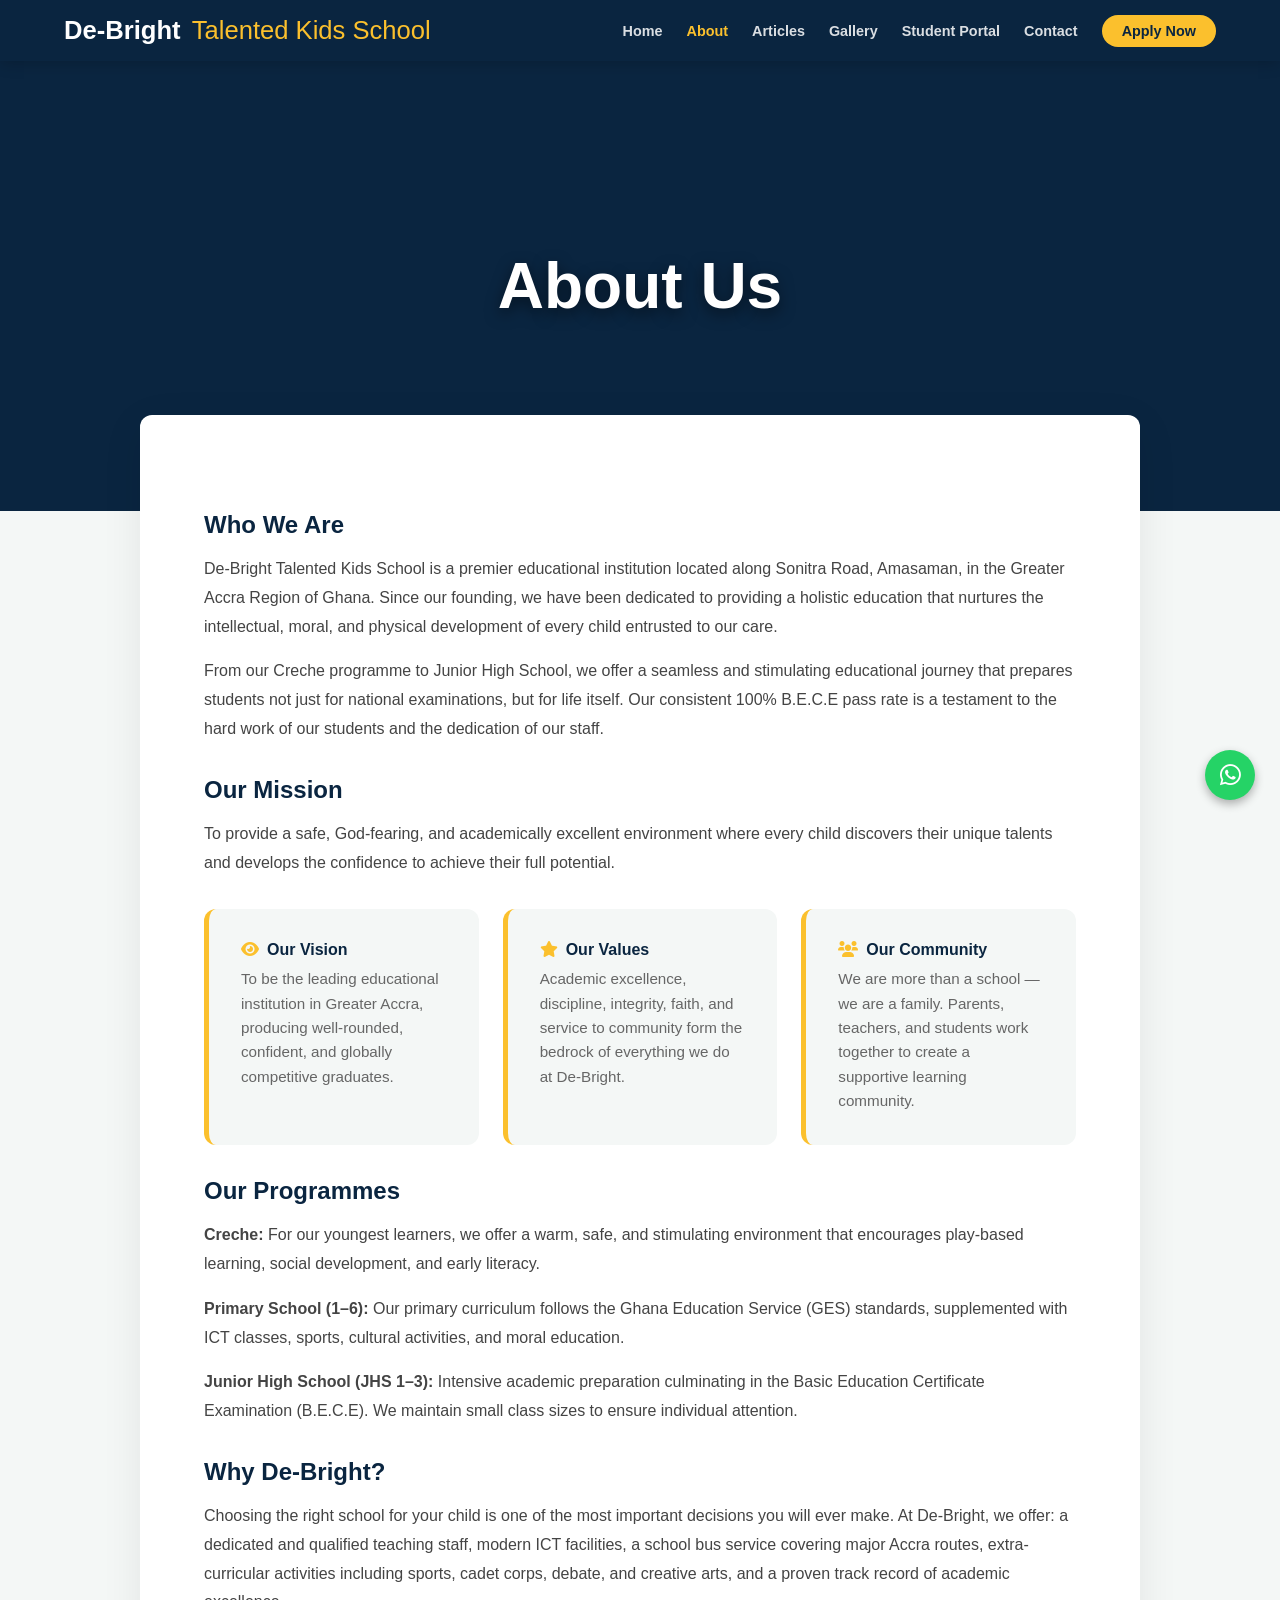
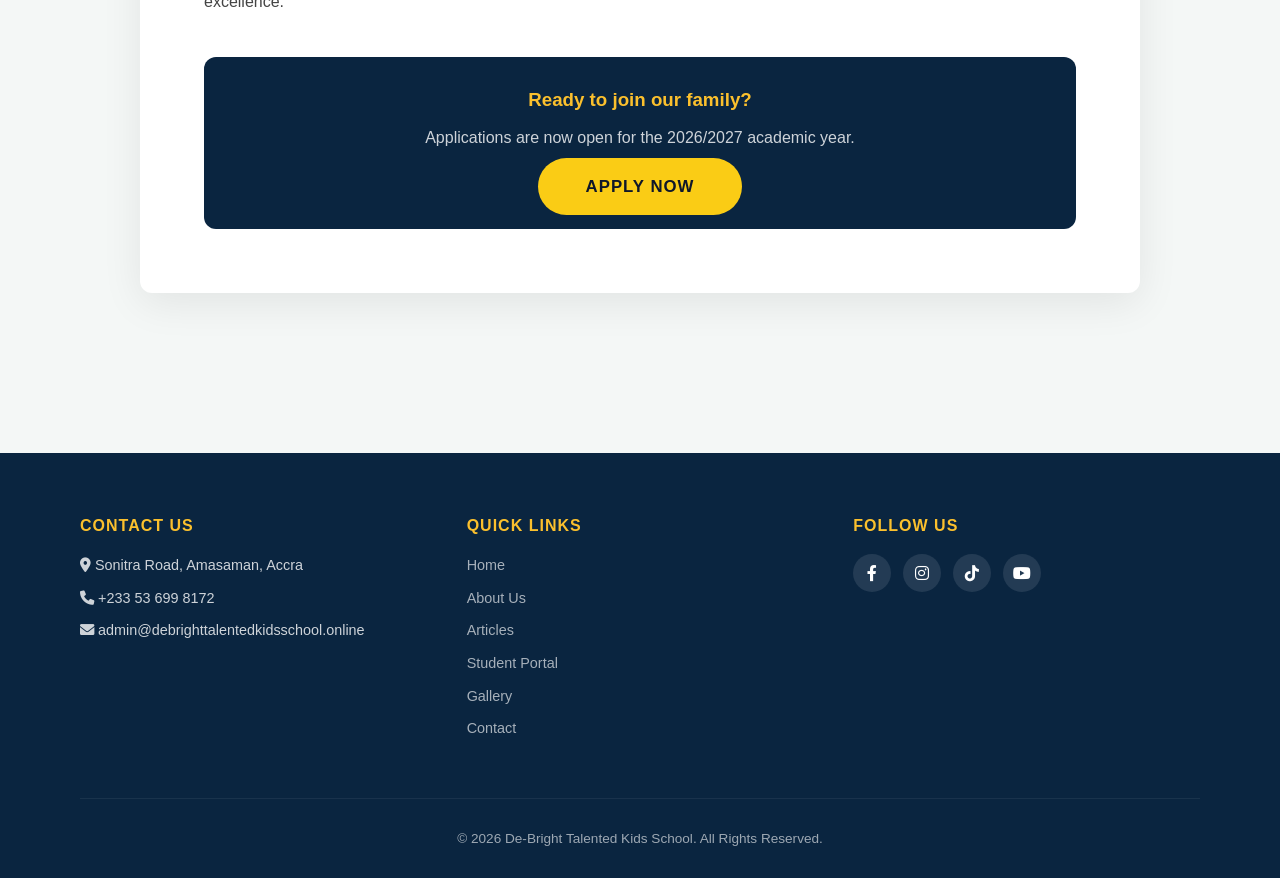
<file: about.html>
<!DOCTYPE html>
<html lang="en">
<head>
  <meta charset="UTF-8">
  <meta name="viewport" content="width=device-width, initial-scale=1.0">
  <title>About Us | De-Bright Talented Kids School</title>
  <meta name="description" content="Learn about De-Bright Talented Kids School — our history, mission, and the dedicated team shaping young minds in Amasaman, Accra.">
  <meta property="og:title" content="About Us | De-Bright Talented Kids School">
  <meta property="og:description" content="Learn about De-Bright Talented Kids School — our history, mission, and the dedicated team shaping young minds in Amasaman, Accra.">
  <meta property="og:image" content="https://debrighttalentedkidsschool.online/wp-content/uploads/2026/01/IMG_2312.jpeg">
  <meta property="og:type" content="website">
  <link rel="icon" href="https://debrighttalentedkidsschool.online/wp-content/uploads/2026/01/IMG_2312.jpeg" type="image/jpeg">
  <link rel="stylesheet" href="style.css">
  <link rel="stylesheet" href="https://cdnjs.cloudflare.com/ajax/libs/font-awesome/6.0.0/css/all.min.css">
</head>
<body>

<a href="#main-content" class="skip-nav">Skip to main content</a>

<div id="progress-container"><div id="progress-bar"></div></div>
<div id="preloader"><div class="loader-content"><div class="spinner"></div><img src="https://debrighttalentedkidsschool.online/wp-content/uploads/2026/01/IMG_2312.jpeg" alt="De-Bright Talented Kids School" class="loader-logo"></div></div>

<nav class="navbar" role="navigation" aria-label="Main navigation">
  <div class="logo"><a href="index.html">De-Bright <span>Talented Kids School</span></a></div>
  <ul class="nav-links" id="nav-menu">
    <li><a href="index.html">Home</a></li>
    <li><a href="about.html">About</a></li>
    <li><a href="articles.html">Articles</a></li>
    <li><a href="gallery.html">Gallery</a></li>
    <li><a href="student-portal.html">Student Portal</a></li>
    <li><a href="contact.html">Contact</a></li>
    <li><a href="apply.html" class="btn-apply">Apply Now</a></li>
  </ul>
  <button class="menu-toggle" id="mobile-menu" aria-label="Toggle menu"><i class="fas fa-bars"></i></button>
</nav>

<a href="https://wa.me/233536998172" class="whatsapp-btn" target="_blank" rel="noopener" aria-label="Chat on WhatsApp"><i class="fab fa-whatsapp"></i></a>

<div class="page-header-wrapper">
  <div class="page-header-bg" style="background-image:url('https://debrighttalentedkidsschool.online/wp-content/uploads/2026/01/De-Bright-Talented-Kids-School-.jpg');"></div>
  <div class="page-header-content">
    <h1>About Us</h1>
  </div>
</div>

<main id="main-content">
<section style="background:#f4f7f6;padding:0 0 5rem;">
  <div class="about-card">
    <h2>Who We Are</h2>
    <p>De-Bright Talented Kids School is a premier educational institution located along Sonitra Road, Amasaman, in the Greater Accra Region of Ghana. Since our founding, we have been dedicated to providing a holistic education that nurtures the intellectual, moral, and physical development of every child entrusted to our care.</p>
    <p>From our Creche programme to Junior High School, we offer a seamless and stimulating educational journey that prepares students not just for national examinations, but for life itself. Our consistent 100% B.E.C.E pass rate is a testament to the hard work of our students and the dedication of our staff.</p>

    <h2>Our Mission</h2>
    <p>To provide a safe, God-fearing, and academically excellent environment where every child discovers their unique talents and develops the confidence to achieve their full potential.</p>

    <div class="mission-grid">
      <div class="mission-item"><h4><i class="fas fa-eye" style="color:var(--accent);margin-right:8px;"></i>Our Vision</h4><p>To be the leading educational institution in Greater Accra, producing well-rounded, confident, and globally competitive graduates.</p></div>
      <div class="mission-item"><h4><i class="fas fa-star" style="color:var(--accent);margin-right:8px;"></i>Our Values</h4><p>Academic excellence, discipline, integrity, faith, and service to community form the bedrock of everything we do at De-Bright.</p></div>
      <div class="mission-item"><h4><i class="fas fa-users" style="color:var(--accent);margin-right:8px;"></i>Our Community</h4><p>We are more than a school — we are a family. Parents, teachers, and students work together to create a supportive learning community.</p></div>
    </div>

    <h2>Our Programmes</h2>
    <p><strong>Creche:</strong> For our youngest learners, we offer a warm, safe, and stimulating environment that encourages play-based learning, social development, and early literacy.</p>
    <p><strong>Primary School (1–6):</strong> Our primary curriculum follows the Ghana Education Service (GES) standards, supplemented with ICT classes, sports, cultural activities, and moral education.</p>
    <p><strong>Junior High School (JHS 1–3):</strong> Intensive academic preparation culminating in the Basic Education Certificate Examination (B.E.C.E). We maintain small class sizes to ensure individual attention.</p>

    <h2>Why De-Bright?</h2>
    <p>Choosing the right school for your child is one of the most important decisions you will ever make. At De-Bright, we offer: a dedicated and qualified teaching staff, modern ICT facilities, a school bus service covering major Accra routes, extra-curricular activities including sports, cadet corps, debate, and creative arts, and a proven track record of academic excellence.</p>

    <div style="margin-top:2.5rem;padding:2rem;background:var(--primary);border-radius:12px;text-align:center;">
      <h3 style="color:var(--accent);font-family:'Poppins',sans-serif;margin-bottom:.8rem;">Ready to join our family?</h3>
      <p style="color:rgba(255,255,255,.8);margin-bottom:1.5rem;">Applications are now open for the 2026/2027 academic year.</p>
      <a href="apply.html" class="cta-button" style="animation:none;">Apply Now</a>
    </div>
  </div>
</section>
</main>

<footer role="contentinfo">
  <div class="container">
    <div class="footer-content">
      <div class="footer-section"><h3>Contact Us</h3><p><i class="fas fa-map-marker-alt"></i> Sonitra Road, Amasaman, Accra</p><p><i class="fas fa-phone"></i> <a href="tel:+233536998172" style="color:inherit;text-decoration:none;">+233 53 699 8172</a></p><p><i class="fas fa-envelope"></i> <a href="mailto:admin@debrighttalentedkidsschool.online" style="color:inherit;text-decoration:none;">admin@debrighttalentedkidsschool.online</a></p></div>
      <div class="footer-section"><h3>Quick Links</h3><ul><li><a href="index.html">Home</a></li><li><a href="about.html">About Us</a></li><li><a href="articles.html">Articles</a></li><li><a href="student-portal.html">Student Portal</a></li><li><a href="gallery.html">Gallery</a></li><li><a href="contact.html">Contact</a></li></ul></div>
      <div class="footer-section"><h3>Follow Us</h3><div class="social-icons"><a href="https://www.facebook.com/debrightschool" target="_blank" rel="noopener noreferrer" aria-label="Facebook"><i class="fab fa-facebook-f"></i></a><a href="https://www.instagram.com/debrightschool" target="_blank" rel="noopener noreferrer" aria-label="Instagram"><i class="fab fa-instagram"></i></a><a href="#" aria-label="TikTok"><i class="fab fa-tiktok"></i></a><a href="#" aria-label="YouTube"><i class="fab fa-youtube"></i></a></div></div>
    </div>
    <div class="copyright"><p>&copy; <span id="year"></span> De-Bright Talented Kids School. All Rights Reserved.</p></div>
  </div>
</footer>

<button id="backToTop" aria-label="Back to top"><i class="fas fa-arrow-up"></i></button>
<script>
  document.getElementById('year').textContent = new Date().getFullYear();
  window.addEventListener('scroll', () => {
    const bar = document.getElementById('progress-bar');
    if (bar) {
      const scrolled = (window.scrollY / (document.body.scrollHeight - window.innerHeight)) * 100;
      bar.style.width = scrolled + '%';
    }
  });
</script>
<script src="main.js"></script>
</body>
</html>
</file>
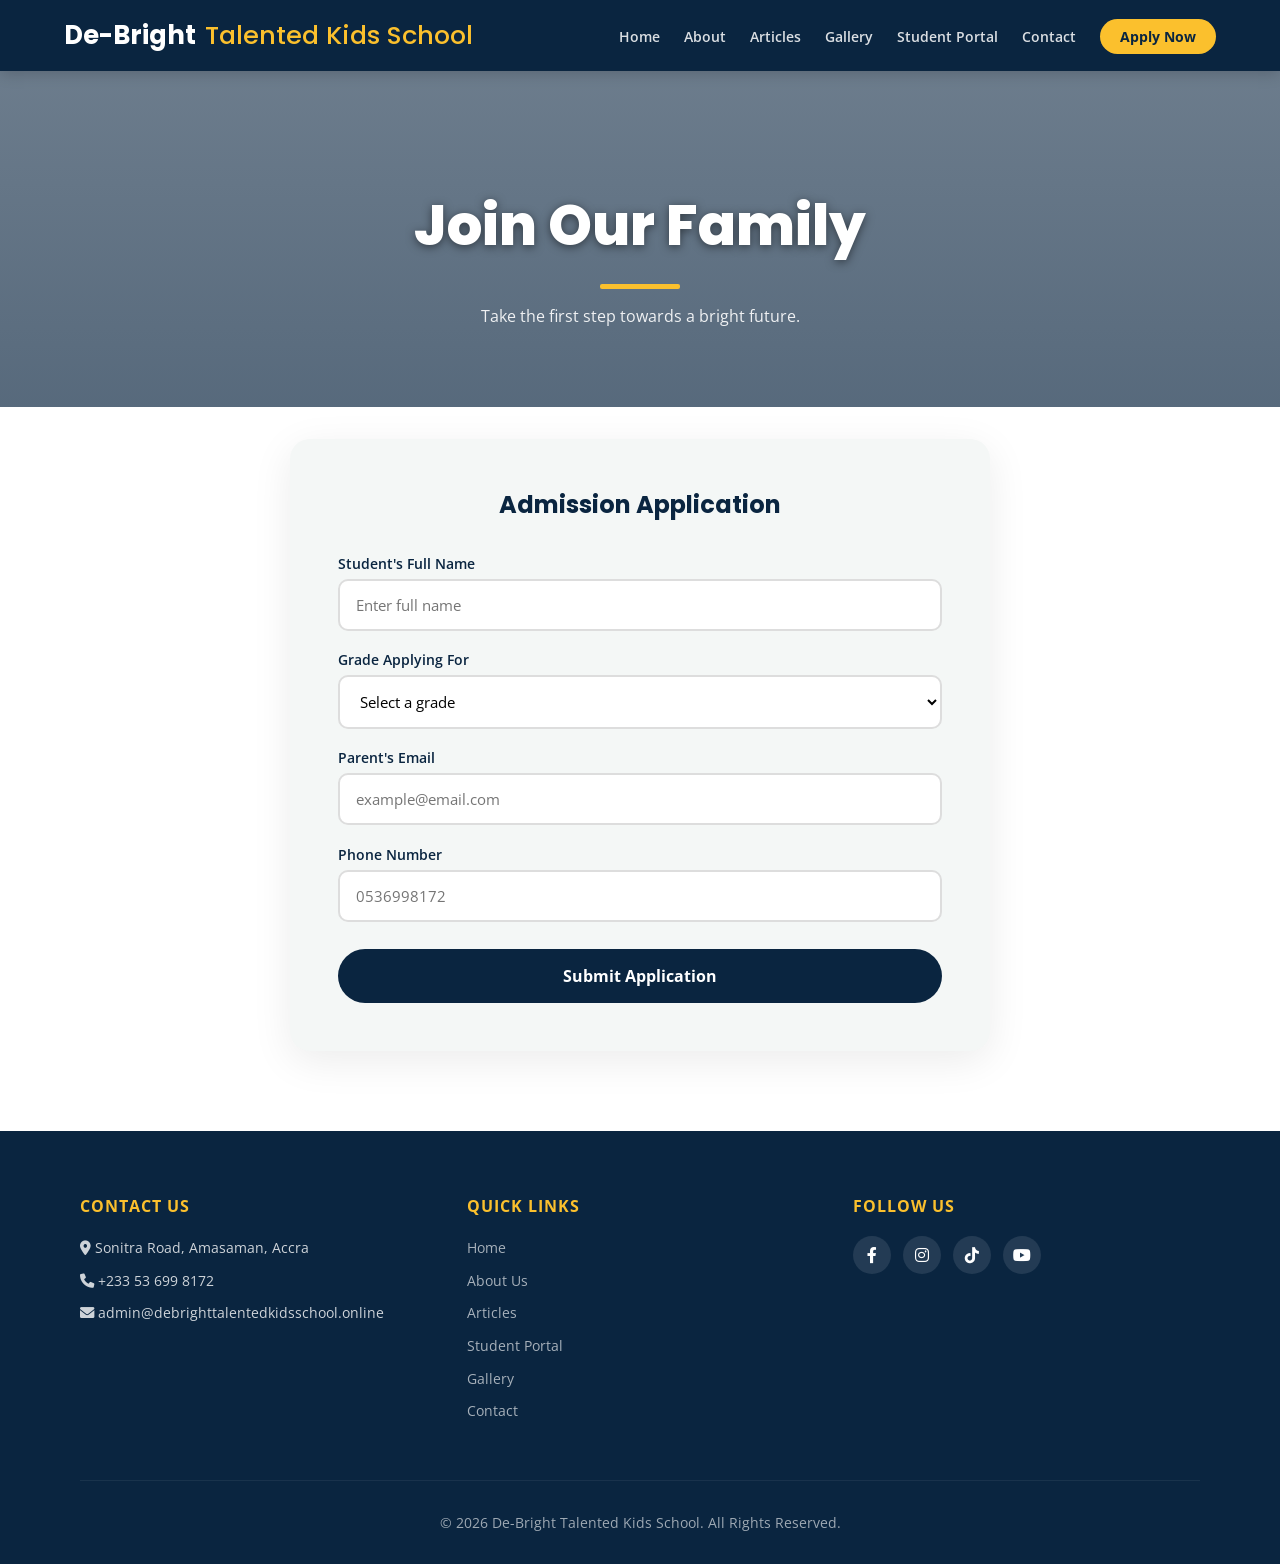
<file: apply.html>
<!DOCTYPE html>
<html lang="en">
<head>
  <meta charset="UTF-8">
  <meta name="viewport" content="width=device-width, initial-scale=1.0">
  <title>Apply Now | De-Bright Talented Kids School</title>
  <meta name="description" content="Apply for admission at De-Bright Talented Kids School.">
  <link rel="icon" href="https://debrighttalentedkidsschool.online/wp-content/uploads/2026/01/IMG_2312.jpeg" type="image/jpeg">
  <link rel="preconnect" href="https://fonts.googleapis.com">
  <link rel="preconnect" href="https://fonts.gstatic.com" crossorigin>
  <link href="https://fonts.googleapis.com/css2?family=Open+Sans:wght@400;600&family=Poppins:wght@500;700;800&family=Space+Grotesk:wght@400;600;700&display=swap" rel="stylesheet">
  <link rel="stylesheet" href="https://cdnjs.cloudflare.com/ajax/libs/font-awesome/6.0.0/css/all.min.css">
  <link rel="stylesheet" href="style.css">
</head>
<body>

<a href="#main-content" class="skip-nav">Skip to main content</a>

<div id="preloader">
  <div class="loader-content">
    <div class="spinner"></div>
    <img src="https://debrighttalentedkidsschool.online/wp-content/uploads/2026/01/IMG_2312.jpeg" alt="De-Bright Talented Kids School" class="loader-logo">
  </div>
</div>

<nav class="navbar" role="navigation" aria-label="Main navigation">
  <div class="logo">
    <a href="index.html">De-Bright <span>Talented Kids School</span></a>
  </div>
  <ul class="nav-links" id="nav-menu">
    <li><a href="index.html">Home</a></li>
    <li><a href="about.html">About</a></li>
    <li><a href="articles.html">Articles</a></li>
    <li><a href="gallery.html">Gallery</a></li>
    <li><a href="student-portal.html">Student Portal</a></li>
    <li><a href="contact.html">Contact</a></li>
    <li><a href="apply.html" class="btn-apply active">Apply Now</a></li>
  </ul>
  <button class="menu-toggle" id="mobile-menu" aria-label="Toggle menu">
    <i class="fas fa-bars"></i>
  </button>
</nav>

<header class="page-hero">
  <h1>Join Our Family</h1>
  <div class="accent-line"></div>
  <p style="margin-top: 1rem; opacity: 0.9;">Take the first step towards a bright future.</p>
</header>

<main id="main-content">
  <section class="apply-section" style="padding-top: 2rem; margin-top: -4rem; position: relative; z-index: 10;">
    <div class="container">
      <div class="form-container" style="box-shadow: 0 10px 40px rgba(0,0,0,.08);">
        <h2>Admission Application</h2>
        <div id="form-message" class="form-message"></div>
        <form id="apply-form" action="https://formspree.io/f/YOUR_FORM_ID" method="POST">
          <input type="text" name="website_url" class="honeypot" tabindex="-1" autocomplete="off" aria-hidden="true">
          <div class="form-group">
            <label for="student_name">Student's Full Name</label>
            <input type="text" id="student_name" name="student_name" placeholder="Enter full name" required>
          </div>
          <div class="form-group">
            <label for="grade">Grade Applying For</label>
            <select id="grade" name="grade" required>
              <option value="" disabled selected>Select a grade</option>
              <option value="Creche">Creche</option>
              <option value="Primary">Primary</option>
              <option value="JHS">J.H.S</option>
            </select>
          </div>
          <div class="form-group">
            <label for="parent_email">Parent's Email</label>
            <input type="email" id="parent_email" name="parent_email" placeholder="example@email.com" required>
          </div>
          <div class="form-group">
            <label for="phone">Phone Number</label>
            <input type="tel" id="phone" name="phone" placeholder="0536998172" required>
          </div>
          <button type="submit" class="submit-btn">Submit Application</button>
        </form>
      </div>
    </div>
  </section>
</main>

<footer role="contentinfo">
  <div class="container">
    <div class="footer-content">
      <div class="footer-section">
        <h3>Contact Us</h3>
        <p><i class="fas fa-map-marker-alt"></i> Sonitra Road, Amasaman, Accra</p>
        <p><i class="fas fa-phone"></i> <a href="tel:+233536998172" style="color:inherit;text-decoration:none;">+233 53 699 8172</a></p>
        <p><i class="fas fa-envelope"></i> <a href="mailto:admin@debrighttalentedkidsschool.online" style="color:inherit;text-decoration:none;">admin@debrighttalentedkidsschool.online</a></p>
      </div>
      <div class="footer-section">
        <h3>Quick Links</h3>
        <ul>
          <li><a href="index.html">Home</a></li>
          <li><a href="about.html">About Us</a></li>
          <li><a href="articles.html">Articles</a></li>
          <li><a href="student-portal.html">Student Portal</a></li>
          <li><a href="gallery.html">Gallery</a></li>
          <li><a href="contact.html">Contact</a></li>
        </ul>
      </div>
      <div class="footer-section">
        <h3>Follow Us</h3>
        <div class="social-icons">
          <a href="https://www.facebook.com/debrightschool" target="_blank" rel="noopener noreferrer" aria-label="Facebook"><i class="fab fa-facebook-f"></i></a>
          <a href="https://www.instagram.com/debrightschool" target="_blank" rel="noopener noreferrer" aria-label="Instagram"><i class="fab fa-instagram"></i></a>
          <a href="#" aria-label="TikTok"><i class="fab fa-tiktok"></i></a>
          <a href="#" aria-label="YouTube"><i class="fab fa-youtube"></i></a>
        </div>
      </div>
    </div>
    <div class="copyright">
      <p>&copy; <span id="year"></span> De-Bright Talented Kids School. All Rights Reserved.</p>
    </div>
  </div>
</footer>

<button id="backToTop" aria-label="Back to top"><i class="fas fa-arrow-up"></i></button>

<script>document.getElementById('year').textContent = new Date().getFullYear();</script>
<script src="main.js"></script>
</body>
</html>
</file>
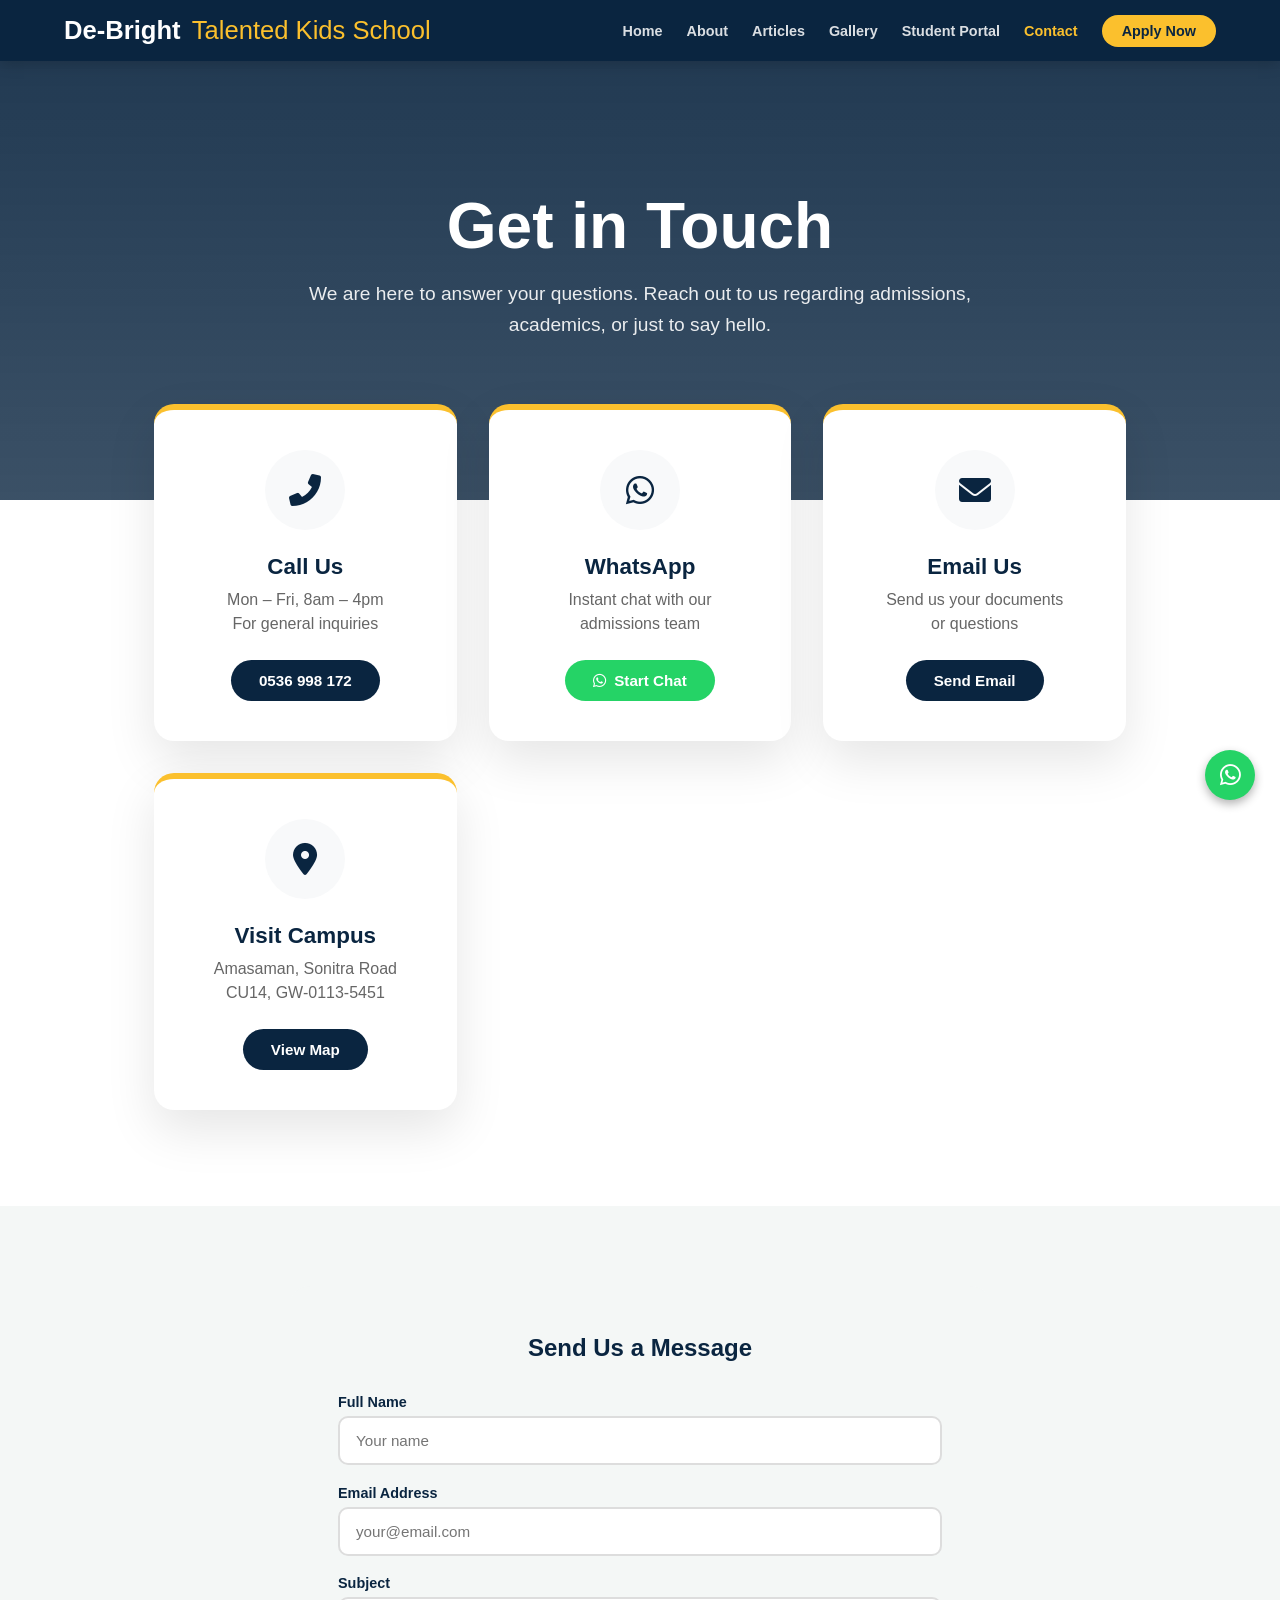
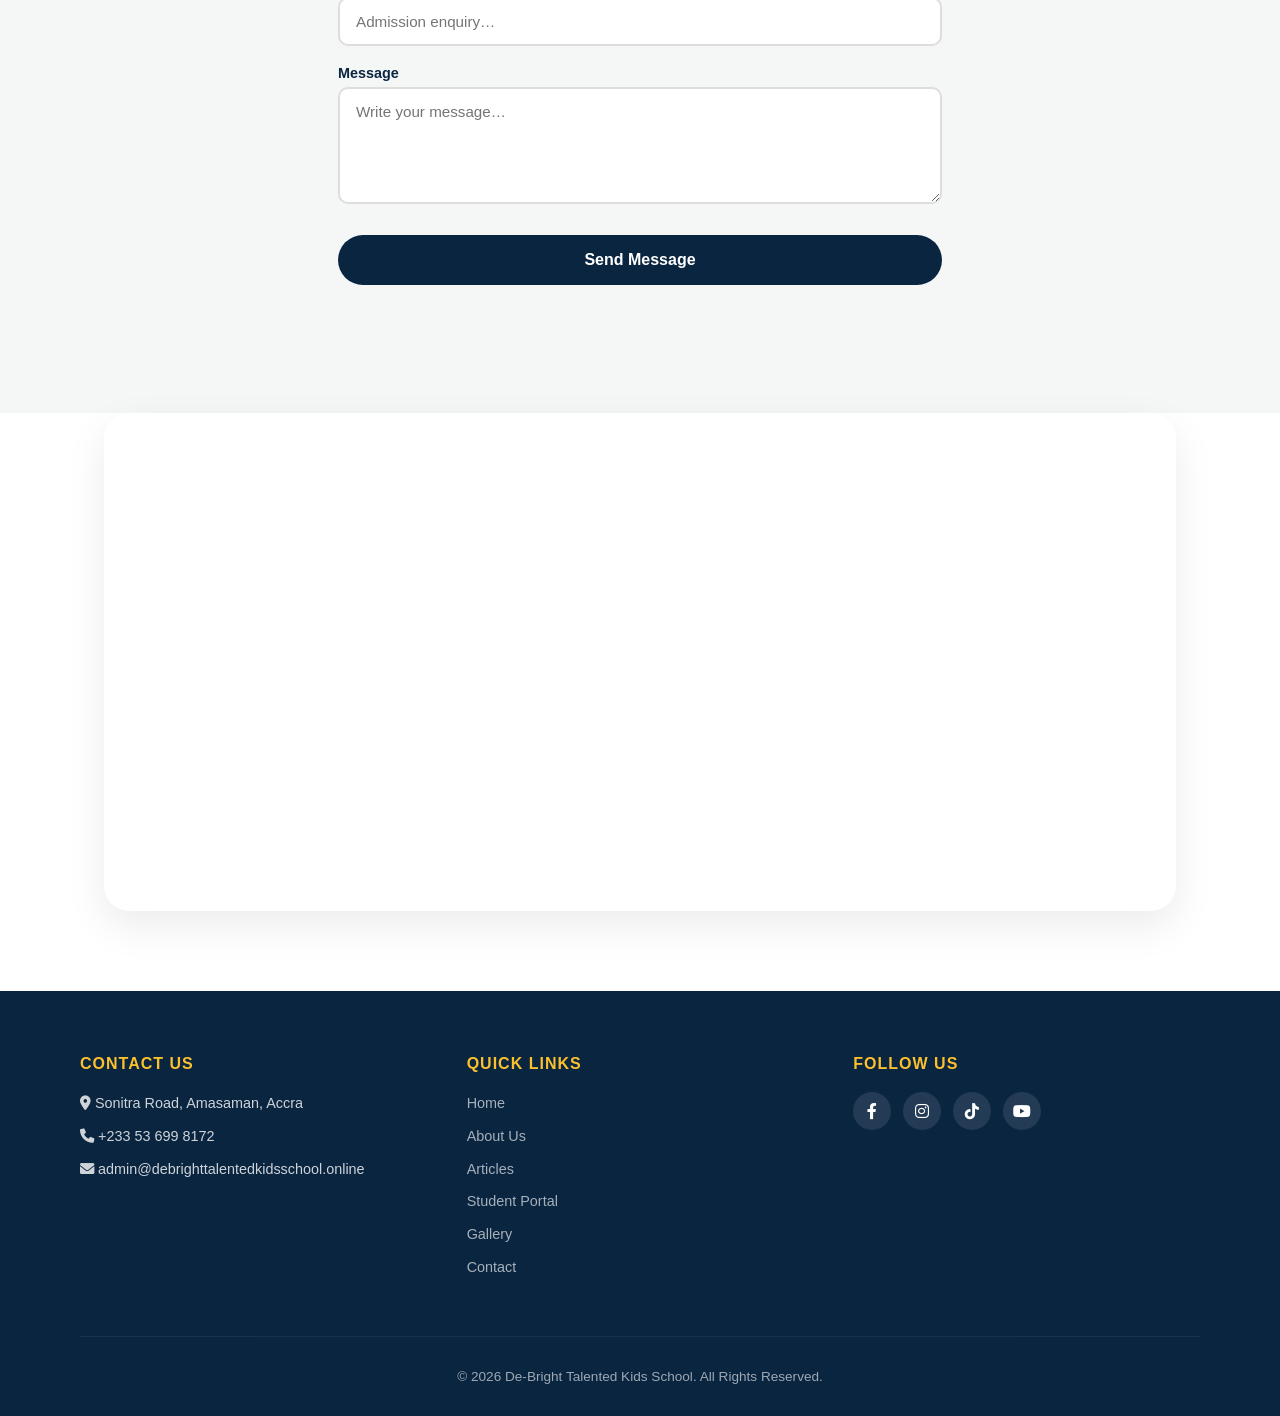
<file: contact.html>
<!DOCTYPE html>
<html lang="en">
<head>
  <meta charset="UTF-8">
  <meta name="viewport" content="width=device-width, initial-scale=1.0">
  <title>Contact Us | De-Bright Talented Kids School</title>
  <meta name="description" content="Contact De-Bright Talented Kids School. Call, WhatsApp, email or visit our campus in Amasaman, Accra.">
  <meta property="og:title" content="Contact Us | De-Bright Talented Kids School">
  <meta property="og:description" content="Contact De-Bright Talented Kids School. Call, WhatsApp, email or visit our campus in Amasaman, Accra.">
  <meta property="og:image" content="https://debrighttalentedkidsschool.online/wp-content/uploads/2026/01/IMG_2312.jpeg">
  <meta property="og:type" content="website">
  <link rel="icon" href="https://debrighttalentedkidsschool.online/wp-content/uploads/2026/01/IMG_2312.jpeg" type="image/jpeg">
  <link rel="stylesheet" href="style.css">
  <link rel="stylesheet" href="https://cdnjs.cloudflare.com/ajax/libs/font-awesome/6.0.0/css/all.min.css">
</head>
<body>

<a href="#main-content" class="skip-nav">Skip to main content</a>

<div id="preloader"><div class="loader-content"><div class="spinner"></div><img src="https://debrighttalentedkidsschool.online/wp-content/uploads/2026/01/IMG_2312.jpeg" alt="De-Bright Talented Kids School" class="loader-logo"></div></div>

<nav class="navbar" role="navigation" aria-label="Main navigation">
  <div class="logo"><a href="index.html">De-Bright <span>Talented Kids School</span></a></div>
  <ul class="nav-links" id="nav-menu">
    <li><a href="index.html">Home</a></li>
    <li><a href="about.html">About</a></li>
    <li><a href="articles.html">Articles</a></li>
    <li><a href="gallery.html">Gallery</a></li>
    <li><a href="student-portal.html">Student Portal</a></li>
    <li><a href="contact.html">Contact</a></li>
    <li><a href="index.html#apply" class="btn-apply">Apply Now</a></li>
  </ul>
  <button class="menu-toggle" id="mobile-menu" aria-label="Toggle menu"><i class="fas fa-bars"></i></button>
</nav>

<a href="https://wa.me/233536998172" class="whatsapp-btn" target="_blank" rel="noopener" aria-label="Chat on WhatsApp"><i class="fab fa-whatsapp"></i></a>

<!-- HERO -->
<div class="contact-hero">
  <div class="container">
    <h1>Get in Touch</h1>
    <p>We are here to answer your questions. Reach out to us regarding admissions, academics, or just to say hello.</p>
  </div>
</div>

<main id="main-content">

<!-- CONTACT WIDGETS -->
<section class="contact-grid-section" aria-label="Contact methods">
  <div class="contact-grid">
    <div class="contact-widget">
      <div class="widget-icon"><i class="fas fa-phone-alt"></i></div>
      <h3>Call Us</h3>
      <p>Mon – Fri, 8am – 4pm<br>For general inquiries</p>
      <a href="tel:+233536998172" class="widget-btn">0536 998 172</a>
    </div>
    <div class="contact-widget">
      <div class="widget-icon"><i class="fab fa-whatsapp"></i></div>
      <h3>WhatsApp</h3>
      <p>Instant chat with our<br>admissions team</p>
      <a href="https://wa.me/233536998172" target="_blank" rel="noopener" class="widget-btn" style="background:#25D366;"><i class="fab fa-whatsapp"></i> Start Chat</a>
    </div>
    <div class="contact-widget">
      <div class="widget-icon"><i class="fas fa-envelope"></i></div>
      <h3>Email Us</h3>
      <p>Send us your documents<br>or questions</p>
      <a href="mailto:admin@debrighttalentedkidsschool.online" class="widget-btn">Send Email</a>
    </div>
    <div class="contact-widget">
      <div class="widget-icon"><i class="fas fa-map-marker-alt"></i></div>
      <h3>Visit Campus</h3>
      <p>Amasaman, Sonitra Road<br>CU14, GW-0113-5451</p>
      <a href="#map" class="widget-btn">View Map</a>
    </div>
  </div>
</section>

<!-- CONTACT FORM -->
<section class="apply-section" style="background:#f4f7f6;" aria-label="Contact form">
  <div class="container">
    <div class="form-container">
      <h2>Send Us a Message</h2>
      <div id="contact-message" class="form-message"></div>
      <!-- Replace YOUR_FORM_ID below with your actual Formspree form ID (e.g. https://formspree.io/f/xyzabcde) -->
      <form id="contact-form" action="https://formspree.io/f/YOUR_FORM_ID" method="POST">
        <input type="text" name="website_url" class="honeypot" tabindex="-1" autocomplete="off" aria-hidden="true">
        <div class="form-group">
          <label for="full_name">Full Name</label>
          <input type="text" id="full_name" name="full_name" placeholder="Your name" required>
        </div>
        <div class="form-group">
          <label for="email">Email Address</label>
          <input type="email" id="email" name="email" placeholder="your@email.com" required>
        </div>
        <div class="form-group">
          <label for="subject">Subject</label>
          <input type="text" id="subject" name="subject" placeholder="Admission enquiry…">
        </div>
        <div class="form-group">
          <label for="message">Message</label>
          <textarea id="message" name="message" rows="5" placeholder="Write your message…" style="width:100%;padding:14px 16px;border:2px solid #ddd;border-radius:10px;font-family:inherit;font-size:.95rem;resize:vertical;" required></textarea>
        </div>
        <button type="submit" class="submit-btn">Send Message</button>
      </form>
    </div>
  </div>
</section>

<!-- MAP -->
<section id="map" class="map-wrapper" aria-label="School location map">
  <div class="modern-map-container">
    <iframe src="https://maps.google.com/maps?q=De-Bright%20Talented%20Kids%20School%20Accra%20Ghana&t=&z=14&ie=UTF8&iwloc=&output=embed" allowfullscreen loading="lazy" title="De-Bright Talented Kids School location on Google Maps"></iframe>
  </div>
</section>

</main>

<!-- FOOTER -->
<footer role="contentinfo">
  <div class="container">
    <div class="footer-content">
      <div class="footer-section">
        <h3>Contact Us</h3>
        <p><i class="fas fa-map-marker-alt"></i> Sonitra Road, Amasaman, Accra</p>
        <p><i class="fas fa-phone"></i> <a href="tel:+233536998172" style="color:inherit;text-decoration:none;">+233 53 699 8172</a></p>
        <p><i class="fas fa-envelope"></i> <a href="mailto:admin@debrighttalentedkidsschool.online" style="color:inherit;text-decoration:none;">admin@debrighttalentedkidsschool.online</a></p>
      </div>
      <div class="footer-section">
        <h3>Quick Links</h3>
        <ul><li><a href="index.html">Home</a></li><li><a href="about.html">About Us</a></li><li><a href="articles.html">Articles</a></li><li><a href="student-portal.html">Student Portal</a></li><li><a href="gallery.html">Gallery</a></li><li><a href="contact.html">Contact</a></li></ul>
      </div>
      <div class="footer-section">
        <h3>Follow Us</h3>
        <div class="social-icons">
          <a href="https://www.facebook.com/debrightschool" target="_blank" rel="noopener noreferrer" aria-label="Facebook"><i class="fab fa-facebook-f"></i></a>
          <a href="https://www.instagram.com/debrightschool" target="_blank" rel="noopener noreferrer" aria-label="Instagram"><i class="fab fa-instagram"></i></a>
          <a href="#" aria-label="TikTok"><i class="fab fa-tiktok"></i></a>
          <a href="#" aria-label="YouTube"><i class="fab fa-youtube"></i></a>
        </div>
      </div>
    </div>
    <div class="copyright"><p>&copy; <span id="year"></span> De-Bright Talented Kids School. All Rights Reserved.</p></div>
  </div>
</footer>

<button id="backToTop" aria-label="Back to top"><i class="fas fa-arrow-up"></i></button>
<script>document.getElementById('year').textContent = new Date().getFullYear();</script>
<script src="main.js"></script>
</body>
</html>
</file>
<file: style.css>
/* ============================================
   DE-BRIGHT TALENTED KIDS SCHOOL — style.css
   ============================================ */

:root {
  --primary: #0a2540;
  --accent:  #fbc02d;
  --text:    #333;
  --light:   #f4f7f6;
}

*, *::before, *::after { box-sizing: border-box; margin: 0; padding: 0; }

html, body {
  overflow-x: hidden !important;
  max-width: 100vw !important;
  scroll-behavior: smooth;
  font-family: 'Open Sans', sans-serif;
  color: var(--text);
}

/* ===================== PRELOADER ===================== */
#preloader {
  position: fixed; inset: 0;
  background: #fff; z-index: 9999999;
  display: flex; justify-content: center; align-items: center;
  transition: opacity .5s, visibility .5s;
}
#preloader.loaded { opacity: 0; visibility: hidden; }
.loader-content { position: relative; text-align: center; }
.loader-logo { width: 80px; height: 80px; object-fit: contain; border-radius: 50%;
  animation: pulseLogo 2s infinite ease-in-out; }
.spinner { position: absolute; top: -10px; left: -10px; width: 100px; height: 100px;
  border: 3px solid transparent; border-top-color: var(--primary);
  border-bottom-color: var(--accent); border-radius: 50%;
  animation: spin 1s linear infinite; }
@keyframes spin { to { transform: rotate(360deg); } }
@keyframes pulseLogo { 0%,100%{transform:scale(1);opacity:1;}50%{transform:scale(.9);opacity:.8;} }

/* ===================== NAVBAR ===================== */
.navbar {
  position: sticky; top: 0; z-index: 1000;
  display: flex; justify-content: space-between; align-items: center;
  padding: 1rem 5%; background: var(--primary);
  box-shadow: 0 2px 15px rgba(0,0,0,.2);
}

.logo a { 
  font-family: 'Poppins', sans-serif; 
  font-size: clamp(1.2rem, 5vw, 1.6rem); 
  font-weight: 700;
  color: white; 
  text-decoration: none; 
  white-space: nowrap; 
}
.logo span { 
  color: var(--accent); 
  display: inline; 
  font-size: inherit; 
  font-weight: 500; 
  letter-spacing: 0; 
  margin-left: 4px; 
}

.nav-links { display: flex; list-style: none; gap: 1.5rem; align-items: center; }
.nav-links a { color: rgba(255,255,255,.85); text-decoration: none;
  font-size: .9rem; font-weight: 600; transition: color .3s; }
.nav-links a:hover, .nav-links a.active { color: var(--accent); }
.btn-apply { background: var(--accent); color: var(--primary) !important;
  padding: 8px 20px; border-radius: 50px; font-weight: 700 !important; }
.btn-apply:hover { background: white; }

.menu-toggle { 
  display: none; 
  cursor: pointer; 
  color: white; 
  font-size: 1.8rem; 
  background: none; 
  border: none; 
}

@media (max-width: 768px) {
  .nav-links {
    display: none; flex-direction: column; position: absolute;
    top: 100%; left: 0; width: 100%; background: var(--primary);
    text-align: center; padding: 20px 0; z-index: 10000;
    border-top: 1px solid rgba(255,255,255,.1);
  }
  .nav-links.active { display: flex !important; }
  .menu-toggle { display: block; }
}

/* ===================== WHATSAPP FAB ===================== */
.whatsapp-btn {
  position: fixed; bottom: 100px; right: 25px;
  width: 50px; height: 50px; background: #25d366;
  color: white; border-radius: 50%; display: flex; align-items: center; justify-content: center;
  font-size: 24px; box-shadow: 0 4px 10px rgba(0,0,0,.3);
  z-index: 9999; text-decoration: none; transition: transform .3s;
}
.whatsapp-btn:hover { transform: scale(1.1); color: white; }

/* ===================== NEWS TICKER ===================== */
.ticker-wrap { background: var(--accent); padding: .6rem 0; overflow: hidden; }
.ticker { display: flex; white-space: nowrap; animation: ticker 25s linear infinite; }
.ticker__item { display: inline-block; padding: 0 3rem; font-weight: 700;
  color: var(--primary); font-size: .9rem; }
@keyframes ticker { from{transform:translateX(0);}to{transform:translateX(-50%);} }


/* ===================== HERO SECTION ===================== */
.hero {
  position: relative;
  min-height: 90vh; 
  display: flex;
  align-items: center;
  background-color: #0a2540; 
  overflow: hidden;
}

.hero-bg-image {
  position: absolute;
  inset: 0;
  background-image: var(--dynamic-hero-bg, url('https://placehold.co/1920x1080/0a2540/ffffff?text=Upload+A+Photo'));
  background-size: cover;
  background-position: left center;
  background-repeat: no-repeat;
  z-index: 1;
}

/* 🚨 KILL SWITCH: Destroys all weird gradients */
.hero::before,
.hero::after,
.hero-overlay {
  content: none !important;
  display: none !important;
  background: none !important;
}

/* Layout Controller */
.hero-container {
  position: relative;
  z-index: 3;
  width: 100%;
  max-width: 1300px; 
  margin: 0 auto;
  display: flex;
  justify-content: flex-end; 
  padding: 0 5%;
}

/* ✨ The Constrained Glass Card ✨ */
.hero-content {
  background: rgba(10, 37, 64, 0.75); 
  backdrop-filter: blur(16px); 
  -webkit-backdrop-filter: blur(16px);
  border: 1px solid rgba(255, 255, 255, 0.15); 
  border-radius: 24px;
  padding: 3.5rem; 
  max-width: 680px; /* WIDENED slightly so "Confidence" easily fits */
  width: 100%;
  margin-left: auto; /* Anchors firmly to the right */
  text-align: left;
  box-shadow: 0 25px 50px -12px rgba(0, 0, 0, 0.5); 
}

/* 🚨 RESTORED EYEBROW TEXT 🚨 */
.hero-eyebrow {
  display: block; 
  font-size: 0.95rem;
  font-weight: 700;
  letter-spacing: 3px;
  text-transform: uppercase;
  color: #e2e8f0; /* Bright, visible slate color */
  margin-bottom: 1.2rem;
  font-family: 'Poppins', sans-serif;
}

.hero h1 {
  /* SCALED DOWN slightly so long words don't break */
  font-size: clamp(2.2rem, 3.2vw, 3.2rem); 
  font-weight: 800;
  line-height: 1.2;
  margin-bottom: 0.5rem;
  font-family: 'Space Grotesk', 'Poppins', sans-serif;
  color: #ffffff;
  text-shadow: 0 4px 15px rgba(0, 0, 0, 0.5);
}

.hero-separator {
  width: 80px;
  height: 4px;
  background: #facc15;
  margin: 2rem 0;
  border-radius: 2px;
}

.hero-desc {
  font-size: 1.15rem;
  margin-bottom: 3.5rem;
  color: #f8fafc;
  line-height: 1.7;
  font-family: 'Open Sans', sans-serif;
}

.hero-actions {
  display: flex;
  gap: 1.5rem;
  align-items: center;
  justify-content: flex-start;
  flex-wrap: wrap;
}

.cta-button {
  background: #facc15;
  color: #0f172a;
  padding: 1.2rem 3rem;
  border-radius: 99px;
  font-weight: 800;
  text-decoration: none;
  font-size: 1.05rem;
  transition: all 0.3s ease;
  text-transform: uppercase;
  letter-spacing: 1px;
}

.cta-button:hover {
  transform: translateY(-3px);
  background: #eab308;
  box-shadow: 0 10px 25px rgba(250, 204, 21, 0.4);
}

.secondary-link {
  color: #ffffff;
  font-weight: 600;
  text-decoration: none;
  font-size: 1.1rem;
  transition: all 0.2s ease;
  border-bottom: 2px solid transparent;
  padding-bottom: 2px;
}

.secondary-link:hover {
  color: #facc15;
  border-bottom: 2px solid #facc15;
}

/* ===================== TICKER FIX ===================== */
.ticker-wrap {
  background: #facc15;
  padding: 0.8rem 0;
  color: #0f172a;
  font-family: 'Poppins', sans-serif;
  font-weight: 600;
  font-size: 0.95rem;
  border-bottom: 4px solid #eab308;
  box-shadow: 0 4px 10px rgba(0,0,0,0.1);
}

/* ===================== MOBILE OPTIMIZATION ===================== */
@media (max-width: 900px) {
  .hero { 
    min-height: 100vh; 
    align-items: flex-end; 
    padding-bottom: 2rem;
  }
  
  .hero-bg-image {
    background-position: 25% top; 
  }

  .hero-container { 
    justify-content: center;
    padding: 0 1rem;
  }

  .hero-content { 
    padding: 2rem 1.5rem;
    text-align: center;
    background: rgba(10, 37, 64, 0.85); 
    margin-left: 0;
  }
  
  .hero h1 { 
    font-size: clamp(2rem, 8vw, 2.8rem); 
    margin-bottom: 0.5rem;
  }

  .hero-eyebrow {
    font-size: 0.85rem; 
    margin-bottom: 1rem;
  }

  .hero-separator {
    margin: 1.2rem auto; 
  }

  .hero-desc {
    font-size: 1.05rem;
    margin-bottom: 2rem;
  }

  .hero-actions { 
    flex-direction: column; 
    justify-content: center;
    gap: 1rem; 
  }
  
  .cta-button { 
    width: 100% !important; 
    max-width: none; 
    padding: 1.1rem 2rem;
  }
}

/* ===================== VACANCY MODAL ===================== */
.vacancy-modal { position: fixed; inset: 0; background: rgba(10,37,64,.7);
  backdrop-filter: blur(5px); z-index: 9999; display: none; justify-content: center;
  align-items: center; padding: 1rem; opacity: 0; transition: opacity .3s; }
.vacancy-modal.show { display: flex; opacity: 1; }
.vacancy-content { background: white; width: 100%; max-width: 500px; border-radius: 20px;
  padding: 2.5rem; text-align: center; position: relative;
  box-shadow: 0 15px 40px rgba(0,0,0,.2); border-top: 6px solid var(--accent);
  transform: translateY(20px); transition: transform .3s; }
.vacancy-modal.show .vacancy-content { transform: translateY(0); }
.close-modal { position: absolute; top: 15px; right: 20px; font-size: 2rem;
  background: none; border: none; color: #999; cursor: pointer; line-height: 1; }
.close-modal:hover { color: var(--primary); }
.vacancy-header .badge { background: #e7f6e7; color: #2e7d32; padding: 5px 15px;
  border-radius: 50px; font-weight: 700; font-size: .8rem; text-transform: uppercase;
  letter-spacing: 1px; display: inline-block; margin-bottom: 1rem; }
.vacancy-header h2 { color: var(--primary); font-size: 2rem; font-weight: 800; margin-bottom: 1rem; }
.vacancy-body p { color: #555; line-height: 1.6; margin-bottom: 1.5rem; }
.vacancy-list { list-style: none; text-align: left; display: inline-block; margin-bottom: 2rem; }
.vacancy-list li { margin-bottom: .5rem; font-weight: 600; }
.vacancy-list li i { color: var(--accent); margin-right: 10px; }
.apply-btn-modal { display: inline-block; background: var(--primary); color: white;
  padding: 12px 35px; border-radius: 50px; font-weight: 700; text-decoration: none;
  box-shadow: 0 5px 15px rgba(10,37,64,.2); transition: .2s; }
.apply-btn-modal:hover { background: var(--accent); color: var(--primary); transform: translateY(-3px); }

/* ===================== COUNTER & STATS ===================== */
.counter-section { background: var(--primary); padding: 4rem 5% 1rem; }
.counter-grid { display: grid; grid-template-columns: repeat(auto-fit,minmax(150px,1fr)); gap: 2rem; text-align: center; max-width: 900px; margin: 0 auto; }
.counter-item h2 { font-size: 2.5rem; font-weight: 800; color: var(--accent); font-family: 'Poppins', sans-serif; }
.counter-item p { color: rgba(255,255,255,.8); font-size: .75rem; margin-top: 8px; text-transform: uppercase; letter-spacing: 1px; }

.stats-strip { background: var(--primary); padding: 1rem 5% 4rem; }
.stats-grid { display: grid; grid-template-columns: repeat(auto-fit,minmax(200px,1fr)); gap: 2rem; max-width: 1100px; margin: 0 auto; }
.stat-box { background: white; padding: 2rem 1.5rem; border-radius: 16px; text-align: center; box-shadow: 0 5px 20px rgba(0,0,0,.05); border-bottom: 4px solid var(--accent); display: flex; flex-direction: column; align-items: center; justify-content: center; }
.stat-box h3 { color: var(--primary); font-family: 'Poppins', sans-serif; font-size: 1.1rem; margin: 1rem 0 .5rem; }
.stat-box p { color: #666; font-size: .9rem; line-height: 1.4; }
.icon-wrapper { width: 55px; height: 55px; background: transparent; color: var(--primary); border-radius: 50%; display: flex; align-items: center; justify-content: center; font-size: 2rem; margin: 0 auto; }
.stat-box:nth-child(1) .icon-wrapper { background: var(--accent); font-size: 1.5rem; }

/* ===================== VALUES ===================== */
.values-section { padding: 5rem 5%; background: white; }
.values-grid { display: grid; grid-template-columns: repeat(auto-fit,minmax(250px,1fr)); gap: 2rem; margin-top: 3rem; }
.value-card { background: #f8f9fa; padding: 2.5rem; border-radius: 16px; text-align: center; transition: transform .3s; border-top: 4px solid var(--accent); }
.value-card:hover { transform: translateY(-8px); }
.value-icon { width: 70px; height: 70px; background: var(--primary); color: var(--accent); border-radius: 50%; display: flex; align-items: center; justify-content: center; font-size: 1.6rem; margin: 0 auto 1.2rem; }
.value-card h3 { color: var(--primary); font-family:'Poppins',sans-serif; margin-bottom: .6rem; }
.value-card p { color: #666; line-height: 1.6; font-size: .95rem; }

/* ===================== FUN PROGRAMS ===================== */
.fun-programs { background: #fdfbf7; padding: 6rem 5% 8rem; position: relative; overflow: hidden; border-top: 8px dashed rgba(251, 192, 45, 0.4); }
.floating-shapes i { position: absolute; color: var(--accent); opacity: 0.15; z-index: 1; animation: floatUp 8s ease-in-out infinite alternate; }
.shape-1 { top: 10%; left: 10%; font-size: 4rem; animation-delay: 0s; }
.shape-2 { top: 40%; right: 8%; font-size: 6rem; color: #00bcd4; animation-delay: 1.5s; }
.shape-3 { bottom: 15%; left: 15%; font-size: 5rem; color: #9c27b0; animation-delay: 3s; }
.shape-4 { top: 70%; right: 20%; font-size: 3rem; color: #fbc02d; animation-delay: 0.5s; }
@keyframes floatUp { 0% { transform: translateY(0) rotate(0deg); } 100% { transform: translateY(-40px) rotate(15deg); } }

.fun-title { font-size: clamp(2rem, 5vw, 3.5rem); color: var(--primary); margin-bottom: 1rem; position: relative; z-index: 2; font-weight: 800; }
.section-subtitle { color: #666; font-size: 1.1rem; margin-bottom: 4rem; position: relative; z-index: 2; }
.fun-programs-grid { display: grid; grid-template-columns: repeat(auto-fit, minmax(300px, 1fr)); gap: 3.5rem 2.5rem; position: relative; z-index: 2; max-width: 1200px; margin: 0 auto; }
.fun-card { background: #ffffff; border: 5px solid var(--card-color); border-radius: 35px; padding: 4.5rem 2rem 2.5rem; text-align: center; position: relative; box-shadow: 0 15px 0px rgba(0,0,0,0.06); transition: all 0.3s cubic-bezier(0.25, 0.8, 0.25, 1); }
.fun-card:hover { transform: translateY(-12px) rotate(1deg); box-shadow: 0 25px 0px rgba(0,0,0,0.08); }
.theme-creche { --card-color: #fbc02d; } 
.theme-primary { --card-color: #00bcd4; } 
.theme-jhs { --card-color: #9c27b0; } 
.card-icon-wrapper { position: absolute; top: -45px; left: 50%; transform: translateX(-50%); width: 90px; height: 90px; background: var(--card-color); border: 6px solid #ffffff; border-radius: 50%; display: flex; align-items: center; justify-content: center; font-size: 2.5rem; color: white; box-shadow: 0 10px 15px rgba(0,0,0,0.1); transition: transform 0.4s cubic-bezier(0.68, -0.55, 0.265, 1.55); }
.fun-card:hover .card-icon-wrapper { transform: translateX(-50%) scale(1.15) rotate(-10deg); }
.fun-card h3 { font-size: 2rem; font-family: 'Poppins', sans-serif; color: var(--primary); margin-bottom: 0.8rem; font-weight: 800; }
.fun-card p { color: #555; line-height: 1.6; margin-bottom: 2rem; font-size: 0.95rem; }
.fun-list { list-style: none; text-align: left; margin: 0 auto 2.5rem; display: inline-block; }
.fun-list li { padding: 0.5rem 0; font-weight: 700; color: var(--primary); display: flex; align-items: center; font-size: 0.95rem; }
.fun-list li i { color: var(--card-color); font-size: 1.3rem; margin-right: 12px; width: 25px; text-align: center; }
.fun-btn { display: inline-block; background: var(--card-color); color: white; padding: 16px 32px; border-radius: 50px; font-weight: 800; text-decoration: none; text-transform: uppercase; letter-spacing: 1.5px; font-size: 0.9rem; box-shadow: 0 5px 15px rgba(0,0,0,0.15); transition: 0.3s; }
.fun-btn:hover { background: var(--primary); color: white; transform: scale(1.05); }

/* ===================== TRUST PORTAL ===================== */
.trust-section { background: var(--primary); padding: 6rem 5% 8rem; position: relative; overflow: hidden; color: white; }
.trust-title { color: white !important; font-size: clamp(2rem, 5vw, 3rem); text-shadow: 0 4px 15px rgba(0,0,0,0.3); position: relative; z-index: 2; }
.trust-grid { display: grid; grid-template-columns: repeat(auto-fit, minmax(280px, 1fr)); gap: 4rem 2rem; max-width: 1100px; margin: 5rem auto 0; position: relative; z-index: 2; }
.trust-card { background: rgba(255, 255, 255, 0.05); backdrop-filter: blur(10px); -webkit-backdrop-filter: blur(10px); border: 4px solid var(--trust-color); border-radius: 40px; padding: 3.5rem 2rem 2rem; text-align: center; position: relative; cursor: pointer; display: flex; flex-direction: column; align-items: center; transition: all 0.4s cubic-bezier(0.175, 0.885, 0.32, 1.275); }
.trust-card.theme-gold { --trust-color: #fbc02d; }
.trust-card.theme-teal { --trust-color: #00bcd4; }
.trust-card.theme-purple { --trust-color: #9c27b0; }
.trust-card:hover, .trust-card:focus-within { transform: translateY(-10px); background: rgba(255, 255, 255, 0.1); box-shadow: 0 15px 30px rgba(0,0,0,0.3); }
.trust-icon-ring { position: absolute; top: -45px; width: 90px; height: 90px; background: var(--primary); border: 4px solid var(--trust-color); border-radius: 50%; display: flex; justify-content: center; align-items: center; font-size: 2.2rem; color: var(--trust-color); box-shadow: 0 0 20px rgba(0,0,0,0.4); transition: all 0.4s ease; }
.trust-card:hover .trust-icon-ring, .trust-card:focus-within .trust-icon-ring { transform: rotate(15deg) scale(1.1); background: var(--trust-color); color: var(--primary); }
.trust-card h4 { font-size: 1.6rem; font-family: 'Poppins', sans-serif; color: white; margin-bottom: 0; font-weight: 700; transition: margin 0.4s ease; }
.trust-reveal { max-height: 0; opacity: 0; overflow: hidden; transition: all 0.5s cubic-bezier(0.4, 0, 0.2, 1); }
.trust-card:hover .trust-reveal, .trust-card:focus-within .trust-reveal { max-height: 200px; opacity: 1; margin-top: 1.5rem; }
.trust-card:hover h4, .trust-card:focus-within h4 { margin-bottom: 0.5rem; }
.trust-reveal p { font-size: 1rem; color: rgba(255,255,255,0.9); line-height: 1.6; margin: 0; }

/* ===================== TALENT CANVAS ===================== */
.talent-section { background: #fdfbf7; padding: 6rem 5% 8rem; position: relative; overflow: hidden; }
.talent-grid { display: grid; grid-template-columns: repeat(auto-fit, minmax(260px, 1fr)); gap: 3rem 2rem; max-width: 1200px; margin: 0 auto; position: relative; z-index: 2; }
.talent-card { background: #ffffff; border: 4px solid var(--talent-color); border-radius: 25px; box-shadow: 8px 8px 0px var(--talent-color); transition: all 0.3s cubic-bezier(0.25, 0.8, 0.25, 1); position: relative; display: flex; flex-direction: column; }
.talent-card:hover { transform: translate(-4px, -4px); box-shadow: 14px 14px 0px var(--talent-color); }
.talent-card.theme-ict     { --talent-color: #00bcd4; } 
.talent-card.theme-sports  { --talent-color: #ff9800; } 
.talent-card.theme-arts    { --talent-color: #e91e63; } 
.talent-card.theme-culture { --talent-color: #4caf50; } 
.talent-img-wrapper { padding: 15px; padding-bottom: 0; position: relative; }
.talent-img-wrapper img { width: 100%; height: 220px; object-fit: cover; border-radius: 15px; display: block; }
.talent-badge { position: absolute; right: 25px; bottom: -25px; width: 55px; height: 55px; background: var(--talent-color); color: white; border-radius: 50%; display: flex; align-items: center; justify-content: center; font-size: 1.5rem; border: 4px solid white; box-shadow: 0 4px 10px rgba(0,0,0,0.1); z-index: 2; transition: transform 0.3s ease; }
.talent-card:hover .talent-badge { transform: rotate(15deg) scale(1.1); }
.talent-info { padding: 1.8rem 1.5rem; text-align: left; }
.talent-info h4 { color: var(--primary); font-family: 'Poppins', sans-serif; font-size: 1.3rem; font-weight: 800; margin: 0; }

/* ===================== COUNTDOWN ===================== */
#countdown-section { background: linear-gradient(135deg, var(--primary) 0%, #1a4a75 100%); padding: 6rem 5%; text-align: center; color: white; position: relative; overflow: hidden; }
#countdown-section::before { content: ''; position: absolute; top: -50px; left: -50px; width: 250px; height: 250px; background: radial-gradient(circle, rgba(251,192,45,0.15) 0%, transparent 70%); }
#countdown-section::after { content: ''; position: absolute; bottom: -50px; right: -50px; width: 300px; height: 300px; background: radial-gradient(circle, rgba(0,188,212,0.1) 0%, transparent 70%); }
#countdown-section h2 { font-family: 'Poppins', sans-serif; font-size: clamp(2rem, 5vw, 2.8rem); font-weight: 800; margin-bottom: 0.5rem; position: relative; z-index: 2; }
.countdown-subtitle { font-size: 1.1rem; color: rgba(255,255,255,0.8); margin-bottom: 3rem; position: relative; z-index: 2; }
.timer { display: flex; justify-content: center; gap: 1.5rem; flex-wrap: wrap; position: relative; z-index: 2; }
.time-box { background: rgba(255, 255, 255, 0.05); backdrop-filter: blur(10px); -webkit-backdrop-filter: blur(10px); border: 1px solid rgba(255, 255, 255, 0.15); padding: 1.8rem 2rem; border-radius: 20px; min-width: 120px; box-shadow: 0 10px 30px rgba(0,0,0,0.3); border-bottom: 5px solid var(--accent); transition: transform 0.3s ease; }
.time-box:hover { transform: translateY(-5px); }
.time-box span { display: block; font-size: 3.5rem; font-weight: 800; color: var(--accent); font-family: 'Poppins', sans-serif; line-height: 1; text-shadow: 0 0 20px rgba(251,192,45,0.5); }
.time-box small { font-size: 0.9rem; opacity: 0.9; text-transform: uppercase; letter-spacing: 2px; margin-top: 12px; display: block; font-weight: 600; }

/* ===================== EVENTS ===================== */
.events-section { padding: 5rem 5%; background: white; }
.event-card { display: flex; align-items: center; gap: 2rem; padding: 1.5rem; border-radius: 12px; margin-bottom: 1rem; background: #f8f9fa; border-left: 5px solid var(--accent); transition: transform .3s; }
.event-card:hover { transform: translateX(8px); }
.event-date { background: var(--primary); color: white; min-width: 70px; padding: 1rem; border-radius: 10px; text-align: center; }
.event-date span { display: block; font-size: 1.8rem; font-weight: 800; font-family:'Poppins',sans-serif; line-height: 1; }
.event-date small { font-size: .75rem; opacity: .8; text-transform: uppercase; letter-spacing: 1px; }
.event-details h4 { color: var(--primary); font-family:'Poppins',sans-serif; margin-bottom: .3rem; }
.event-details p { color: #666; font-size: .9rem; }

/* ===================== TESTIMONIALS ===================== */
.testimonials-section { padding: 5rem 5%; background: white; text-align: center; }
.testimonials-grid { display: grid; grid-template-columns: repeat(auto-fit,minmax(280px,1fr)); gap: 2rem; margin-top: 3rem; }
.review-card { background: #f9f9f9; padding: 2.5rem; border-radius: 15px; border-bottom: 5px solid var(--accent); transition: transform .3s; text-align: left; }
.review-card:hover { transform: translateY(-6px); }
.review-card .quote-icon { font-size: 2rem; color: #ddd; margin-bottom: 1rem; display: block; }
.review-card p { font-size: 1rem; line-height: 1.6; color: #555; font-style: italic; margin-bottom: 1.5rem; }
.review-card h4 { color: var(--primary); font-weight: 800; margin-bottom: .2rem; }
.review-card span { font-size: .85rem; color: #888; }

/* ===================== RECENT MOMENTS ===================== */
.recent-moments-section { background: #fdfbf7; position: relative; overflow: hidden; }
.moments-grid { display: grid; grid-template-columns: repeat(2, 1fr); gap: 15px; max-width: 800px; margin: 0 auto; }
.moment-item { border-radius: 12px; overflow: hidden; aspect-ratio: 4/5; box-shadow: 0 10px 30px rgba(0,0,0,0.08); position: relative; border: 4px solid #fff; }
.moment-item.featured { grid-column: span 2; aspect-ratio: 16/9; }
.moment-item img { width: 100%; height: 100%; object-fit: cover; display: block; transition: all 0.5s cubic-bezier(0.25, 0.8, 0.25, 1); }
.moment-item:hover { box-shadow: 0 15px 35px rgba(251, 192, 45, 0.4); z-index: 5; }
.moment-item:hover img { transform: scale(1.05); filter: brightness(1.05); }

.btn-gallery { display: inline-block; background: var(--accent); color: var(--primary); padding: 14px 35px; font-size: 0.95rem; border-radius: 50px; font-weight: 800; text-transform: uppercase; letter-spacing: 1px; transition: all 0.4s cubic-bezier(0.68, -0.55, 0.265, 1.55); box-shadow: 0 5px 15px rgba(251,192,45,.4); text-decoration: none; position: relative; }
.btn-gallery:hover { transform: translateY(-5px) scale(1.05); background: var(--primary); color: white; box-shadow: 0 10px 25px rgba(10,37,64,.3); }
@media (min-width: 768px) { .moment-item.featured { aspect-ratio: 21/9; } .moment-item { aspect-ratio: 1/1; } }

/* ===================== FAQ ===================== */
.faq-section { background: #f4f7f6; padding: 5rem 5%; }
.faq-container { max-width: 800px; margin: 0 auto; }
.faq-item { background: white; margin-bottom: 1rem; border-radius: 12px; overflow: hidden; box-shadow: 0 4px 15px rgba(0,0,0,.05); border-left: 5px solid transparent; transition: .3s; }
.faq-item.active { border-left-color: var(--accent); box-shadow: 0 10px 25px rgba(0,0,0,.1); }
.faq-question { padding: 1.5rem 2rem; width: 100%; text-align: left; background: none; border: none; font-size: 1.05rem; font-weight: 700; color: var(--primary); cursor: pointer; display: flex; justify-content: space-between; align-items: center; }
.faq-answer { max-height: 0; overflow: hidden; transition: max-height .3s ease-out; }
.faq-answer p { padding: 0 2rem 2rem; color: #555; line-height: 1.7; font-size: 1rem; }

/* ===================== APPLY FORM ===================== */
.apply-section { padding: 5rem 5%; background: white; }
.form-container { max-width: 700px; margin: 0 auto; background: #f4f7f6; border-radius: 20px; padding: 3rem; }
.form-container h2 { font-family:'Poppins',sans-serif; color: var(--primary); margin-bottom: 2rem; text-align: center; }
.form-group { margin-bottom: 1.2rem; }
.form-group label { display: block; font-weight: 600; margin-bottom: 6px; color: var(--primary); font-size: .9rem; }
.form-group input, .form-group select { width: 100%; padding: 14px 16px; border: 2px solid #ddd; border-radius: 10px; font-size: .95rem; font-family: inherit; transition: border-color .3s; background: white; }
.form-group input:focus, .form-group select:focus { outline: none; border-color: var(--primary); }
.submit-btn { width: 100%; padding: 16px; background: var(--primary); color: white; border: none; border-radius: 50px; font-size: 1rem; font-weight: 700; cursor: pointer; transition: background .3s; font-family: inherit; margin-top: .5rem; }
.submit-btn:hover { background: var(--accent); color: var(--primary); }
.form-message { padding: 14px; border-radius: 8px; text-align: center; font-weight: 600; margin-bottom: 1rem; display: none; }
.form-message.success { background: #d4edda; color: #155724; display: block; }
.form-message.error { background: #f8d7da; color: #721c24; display: block; }
.honeypot { display: none !important; }

/* ===================== ACCREDITATION ===================== */
.accreditation-section { background: #f4f7f6; padding: 4rem 5%; text-align: center; }
.accreditation-header { font-family:'Poppins',sans-serif; color: var(--primary); margin-bottom: 2.5rem; }
.logo-grid { display: flex; justify-content: center; align-items: center; gap: 4rem; flex-wrap: wrap; }
.logo-item img { height: 70px; width: auto; object-fit: contain; filter: grayscale(50%); opacity: .7; transition: .3s; }
.logo-item img:hover { filter: grayscale(0%); opacity: 1; }

/* ===================== DASHBOARD & PORTAL PAGES (RESTORED) ===================== */
.contact-hero { position: relative; background: linear-gradient(rgba(10,37,64,.9),rgba(10,37,64,.8)), url('https://images.unsplash.com/photo-1523961131990-5ea7c61b2107?q=80&w=1600') center/cover fixed; padding: 8rem 5% 10rem; text-align: center; color: white; overflow: hidden; }
.contact-hero h1 { font-size: clamp(2.5rem,5vw,4rem); color: white; margin-bottom: 1rem; font-weight: 800; font-family:'Poppins',sans-serif; }
.contact-hero p { font-size: 1.2rem; opacity: .9; max-width: 700px; margin: 0 auto; line-height: 1.6; }
.contact-grid-section { margin-top: -6rem; padding-bottom: 6rem; position: relative; z-index: 10; }
.contact-grid { display: grid; grid-template-columns: repeat(auto-fit,minmax(240px,1fr)); gap: 2rem; max-width: 1100px; margin: 0 auto; padding: 0 5%; }
.contact-widget { background: white; padding: 2.5rem 2rem; border-radius: 20px; text-align: center; box-shadow: 0 20px 50px rgba(0,0,0,.1); transition: all .4s; border-top: 6px solid var(--accent); }
.contact-widget:hover { transform: translateY(-15px); box-shadow: 0 30px 60px rgba(0,0,0,.15); }
.widget-icon { width: 80px; height: 80px; background: #f8f9fa; border-radius: 50%; display: flex; align-items: center; justify-content: center; margin: 0 auto 1.5rem; color: var(--primary); font-size: 2rem; transition: .4s; }
.contact-widget:hover .widget-icon { background: var(--primary); color: var(--accent); transform: scale(1.1) rotate(5deg); }
.contact-widget h3 { color: var(--primary); font-size: 1.4rem; font-weight: 700; margin-bottom: .5rem; font-family:'Poppins',sans-serif; }
.contact-widget p { color: #666; margin-bottom: 1.5rem; line-height: 1.5; }
.widget-btn { display: inline-flex; align-items: center; gap: 8px; background: var(--primary); color: white; padding: 12px 28px; border-radius: 50px; font-weight: 600; font-size: .95rem; text-decoration: none; transition: .3s; }
.widget-btn:hover { background: var(--accent); color: var(--primary); }
.map-wrapper { max-width: 1200px; margin: 0 auto 5rem; padding: 0 5%; }
.modern-map-container { background: white; padding: 1.5rem; border-radius: 25px; box-shadow: 0 15px 40px rgba(0,0,0,.08); position: relative; }
.modern-map-container iframe { border-radius: 15px; width: 100%; height: 450px; display: block; border: 0; }

.portal-section { min-height: 85vh; background: linear-gradient(rgba(10,37,64,.85),rgba(10,37,64,.9)), url('https://debrighttalentedkidsschool.online/wp-content/uploads/2026/01/IMG_2312.jpeg') center/cover; display: flex; align-items: center; justify-content: center; padding: 2rem; }
.portal-card { background: white; padding: 3.5rem 3rem; border-radius: 20px; box-shadow: 0 20px 50px rgba(0,0,0,.5); max-width: 480px; width: 100%; text-align: center; border-top: 6px solid var(--accent); animation: slideUp .8s ease-out; }
@keyframes slideUp { from{opacity:0;transform:translateY(30px);}to{opacity:1;transform:translateY(0);} }
.portal-card h2 { color: var(--primary); font-family:'Poppins',sans-serif; font-size: 1.8rem; font-weight: 800; margin-bottom: .5rem; }
.portal-card .sub { color: #888; margin-bottom: 2rem; font-size: .95rem; }
.portal-card input { width: 100%; padding: 14px 18px; border: 2px solid #eee; border-radius: 10px; font-size: .95rem; margin-bottom: 1rem; font-family: inherit; box-sizing: border-box; transition: border-color .3s; }
.portal-card input:focus { outline: none; border-color: var(--primary); }
.portal-card button[type="submit"] { width: 100%; padding: 16px; background: var(--primary); color: white; border: none; border-radius: 10px; font-size: 1rem; font-weight: 700; cursor: pointer; font-family: inherit; transition: background .3s; }
.portal-card button[type="submit"]:hover { background: var(--accent); color: var(--primary); }

body.dashboard-page { background: #F3F4F6; font-family: 'Space Grotesk', sans-serif; }
.ai-header { background: #111827; padding: 30px 20px 80px; border-radius: 0 0 40px 40px; color: white; position: relative; overflow: hidden; }
.ai-header::after { content:''; position:absolute; top:0; right:0; width:200px; height:200px; background:radial-gradient(circle,#7C3AED 0%,transparent 70%); opacity:.4; }
.ai-header h2 { font-size: 1.4rem; font-weight: 700; position: relative; z-index: 2; }
.ai-header p { opacity: .7; font-size: .9rem; margin-top: 4px; position: relative; z-index: 2; }
.view-container { padding: 0 20px; margin-top: -60px; position: relative; z-index: 10; padding-bottom: 120px; }
.tech-card { background: white; border-radius: 20px; padding: 25px; box-shadow: 0 10px 40px -10px rgba(0,0,0,.1); margin-bottom: 20px; border: 1px solid #E5E7EB; }
.stat-row { display: grid; grid-template-columns: repeat(2,1fr); gap: 12px; margin-bottom: 20px; }
.mini-stat { background: white; border-radius: 16px; padding: 18px; text-align: center; border: 1px solid #E5E7EB; box-shadow: 0 4px 12px rgba(0,0,0,.05); }
.mini-stat .val { font-size: 1.6rem; font-weight: 800; color: #7C3AED; }
.mini-stat .lbl { font-size: .75rem; color: #9CA3AF; margin-top: 4px; }
.dock { position: fixed; bottom: 20px; left: 50%; transform: translateX(-50%); background: #1F2937; padding: 15px 30px; border-radius: 40px; display: flex; gap: 30px; box-shadow: 0 20px 50px rgba(0,0,0,.3); z-index: 999; }
.dock i { font-size: 1.4rem; color: #9CA3AF; cursor: pointer; transition: .2s; background: none; border: none; }
.dock i.active { color: #A78BFA; transform: scale(1.2); }
.view { display: none; animation: popIn .3s cubic-bezier(.175,.885,.32,1.275); }
.view.active { display: block; }
@keyframes popIn { from{opacity:0;transform:scale(.95);}to{opacity:1;transform:scale(1);} }
.quiz-item { display: flex; justify-content: space-between; align-items: center; padding: 15px; background: #F9FAFB; border-radius: 12px; margin-bottom: 10px; border: 1px solid #E5E7EB; }
.btn-start { background: #7C3AED; color: white; padding: 8px 20px; border-radius: 30px; text-decoration: none; font-weight: 700; font-size: .8rem; border: none; cursor: pointer; }

body.teacher-page { background: #111827; color: #E5E7EB; font-family: 'Space Grotesk', sans-serif; }
.teacher-wrap { max-width: 900px; margin: 40px auto; padding: 20px; }
.teacher-card { background: #1F2937; border-radius: 20px; padding: 30px; margin-bottom: 30px; border: 1px solid #374151; }
.teacher-card h2 { color: white; border-bottom: 1px solid #374151; padding-bottom: 15px; margin-bottom: 20px; font-family:'Poppins',sans-serif; }
.teacher-card input, .teacher-card select, .teacher-card textarea { width: 100%; padding: 15px; background: #111827; border: 1px solid #374151; border-radius: 10px; color: white; margin-bottom: 15px; font-family: inherit; font-size: .95rem; }
.teacher-card input:focus, .teacher-card select:focus, .teacher-card textarea:focus { outline: none; border-color: #7C3AED; }
.teacher-btn { width: 100%; padding: 15px; background: #7C3AED; color: white; border: none; border-radius: 10px; font-weight: 700; cursor: pointer; font-family: inherit; font-size: 1rem; transition: background .3s; }
.teacher-btn:hover { background: #6D28D9; }
.grid-2 { display: grid; grid-template-columns: 1fr 1fr; gap: 15px; }
.success-msg { padding: 15px; background: #059669; color: white; border-radius: 10px; margin-bottom: 20px; font-weight: 600; }

.not-found-wrap { height: 70vh; display: flex; flex-direction: column; justify-content: center; align-items: center; text-align: center; background: var(--light); padding: 2rem; }
.big-404 { font-size: 8rem; font-weight: 800; color: var(--primary); line-height: 1; font-family:'Poppins',sans-serif; }

/* ===================== SHARED SUBPAGE HERO ===================== */
.page-hero { background: linear-gradient(rgba(10,37,64,.6), rgba(10,37,64,.7)), url('https://debrighttalentedkidsschool.online/wp-content/uploads/2026/01/IMG_2312.jpeg') center/cover; padding: 7rem 5% 9rem; text-align: center; color: white; position: relative; }
.page-hero h1 { font-size: clamp(2rem, 5vw, 3.5rem); font-weight: 800; font-family: 'Poppins', sans-serif; text-shadow: 0 2px 10px rgba(0,0,0,.5); }
.page-hero .accent-line { width: 80px; height: 5px; background: var(--accent); margin: 1rem auto 0; border-radius: 2px; }
.page-hero .back-link { display: inline-block; color: white; text-decoration: none; font-weight: 600; background: rgba(0,0,0,.3); padding: 8px 15px; border-radius: 50px; font-size: .85rem; backdrop-filter: blur(5px); }

/* ===================== ABOUT PAGE ===================== */
#progress-container { position: fixed; top: 0; left: 0; width: 100%; height: 5px; background: transparent; z-index: 9999; }
#progress-bar { height: 100%; background: var(--accent); width: 0%; transition: width .1s ease-out; box-shadow: 0 0 10px var(--accent); }
.page-header-wrapper { position: relative; height: 50vh; min-height: 350px; display: flex; align-items: center; justify-content: center; text-align: center; overflow: hidden; background: var(--primary); }
.page-header-bg { position: absolute; inset: 0; background-size: cover; background-position: center; opacity: .4; animation: kenBurns 20s infinite alternate; }
@keyframes kenBurns { from { transform: scale(1); } to { transform: scale(1.15); } }
.page-header-content { position: relative; z-index: 2; width: 100%; padding: 0 1rem; }
.page-header-content h1 { font-size: clamp(2.5rem, 5vw, 4.5rem); font-weight: 800; color: white; text-shadow: 0 5px 15px rgba(0,0,0,.5); font-family: 'Poppins', sans-serif; }
.about-card { max-width: 1000px; background: white; padding: 4rem; border-radius: 12px; box-shadow: 0 10px 40px rgba(0,0,0,.08); margin: -6rem auto 5rem; position: relative; z-index: 10; }
.about-card h2 { color: var(--primary); font-family: 'Poppins', sans-serif; margin-top: 2rem; margin-bottom: 1rem; }
.about-card p { color: #444; line-height: 1.8; margin-bottom: 1rem; }
.mission-grid { display: grid; grid-template-columns: repeat(auto-fit, minmax(220px, 1fr)); gap: 1.5rem; margin: 2rem 0; }
.mission-item { background: #f4f7f6; padding: 2rem; border-radius: 12px; border-left: 5px solid var(--accent); }
.mission-item h4 { color: var(--primary); font-family: 'Poppins', sans-serif; margin-bottom: .5rem; }
.mission-item p { color: #666; font-size: .95rem; line-height: 1.6; margin: 0; }

/* ===================== ARTICLES PAGE ===================== */
.article-header-section { padding: 7rem 5% 9rem; color: white; text-align: center; position: relative; }
.article-card { max-width: 850px; background: white; padding: 4rem; border-radius: 12px; box-shadow: 0 10px 40px rgba(0,0,0,.08); margin: -6rem auto 5rem; position: relative; z-index: 10; }
.entry-content { font-size: 1.15rem; line-height: 1.8; color: #2c3e50; }
.entry-content p { margin-bottom: 1.5rem; }
.entry-content h2 { font-size: 1.8rem; color: var(--primary); margin: 2.5rem 0 1rem; border-bottom: 2px solid #f4f7f6; padding-bottom: 10px; }
.entry-content blockquote { background: #f8f9fa; border-left: 5px solid var(--accent); padding: 1.5rem; margin: 2rem 0; font-style: italic; color: #555; }

.page-card { max-width: 1100px; background: white; padding: 4rem; border-radius: 12px; box-shadow: 0 10px 40px rgba(0,0,0,.08); margin: -6rem auto 5rem; position: relative; z-index: 10; }
.news-grid { display: grid; grid-template-columns: repeat(auto-fill, minmax(300px, 1fr)); gap: 2rem; }
.news-card { background: white; border: 1px solid #eee; border-radius: 8px; overflow: hidden; transition: transform .3s; box-shadow: 0 4px 12px rgba(0,0,0,.04); }
.news-card:hover { transform: translateY(-6px); box-shadow: 0 12px 30px rgba(0,0,0,.1); }
.news-img { height: 200px; overflow: hidden; }
.news-img img { width: 100%; height: 100%; object-fit: cover; transition: transform .5s; }
.news-card:hover .news-img img { transform: scale(1.05); }
.news-content { padding: 1.5rem; }
.news-label { font-size: .75rem; font-weight: 800; text-transform: uppercase; color: var(--accent); margin-bottom: .5rem; display: block; letter-spacing: 1px; }
.news-content h3 { font-size: 1.1rem; color: var(--primary); margin-bottom: .5rem; line-height: 1.4; font-family: 'Poppins', sans-serif; }
.news-content p { font-size: .9rem; color: #666; margin-bottom: 1rem; line-height: 1.5; }
.news-content a.read-more { color: var(--primary); font-weight: 700; font-size: .9rem; text-decoration: none; }
.news-content a.read-more:hover { color: var(--accent); }

/* ===================== GALLERY PAGE ===================== */
.gallery-wrap { max-width: 1200px; margin: -6rem auto 5rem; position: relative; z-index: 10; padding: 0 5%; }
.gallery-grid { display: grid; grid-template-columns: repeat(auto-fill, minmax(250px, 1fr)); gap: 15px; background: white; padding: 2rem; border-radius: 12px; box-shadow: 0 10px 40px rgba(0,0,0,.08); }
.gallery-grid a { display: block; height: 220px; overflow: hidden; border-radius: 10px; }
.gallery-grid img { width: 100%; height: 100%; object-fit: cover; transition: transform .5s; }
.gallery-grid a:hover img { transform: scale(1.1); }

/* ===================== FOOTER ===================== */
footer { background: var(--primary); color: white; padding: 4rem 5% 2rem; }
.footer-content { display: grid; grid-template-columns: repeat(auto-fit,minmax(200px,1fr)); gap: 2.5rem; margin-bottom: 3rem; }
.footer-section h3 { font-size: 1rem; font-weight: 700; color: var(--accent); margin-bottom: 1.2rem; text-transform: uppercase; letter-spacing: 1px; }
.footer-section p, .footer-section li { font-size: .9rem; opacity: .8; margin-bottom: .6rem; line-height: 1.6; }
.footer-section ul { list-style: none; }
.footer-section a { color: rgba(255,255,255,.8); text-decoration: none; transition: color .3s; }
.footer-section a:hover { color: var(--accent); }
.social-icons { display: flex; gap: 12px; }
.social-icons a { width: 38px; height: 38px; border-radius: 50%; background: rgba(255,255,255,.1);
  display: flex; align-items: center; justify-content: center; color: white; text-decoration: none; transition: background .3s; }
.social-icons a:hover { background: var(--accent); color: var(--primary); }
.copyright { text-align: center; padding-top: 2rem; border-top: 1px solid rgba(255,255,255,.1); font-size: .85rem; opacity: .6; }

/* ===================== SKIP NAV (ACCESSIBILITY FIX) ===================== */
.skip-nav { position: absolute; width: 1px; height: 1px; padding: 0; margin: -1px; overflow: hidden; clip: rect(0, 0, 0, 0); white-space: nowrap; border: 0; }
.skip-nav:focus { position: static; width: auto; height: auto; overflow: visible; clip: auto; white-space: normal; background: var(--accent); color: var(--primary); padding: 12px 24px; border-radius: 0 0 8px 8px; font-weight: 700; z-index: 100000; text-decoration: none; }

#backToTop { position: fixed; bottom: 30px; right: 30px; width: 50px; height: 50px; background: var(--accent); color: var(--primary); border-radius: 50%; border: none; cursor: pointer; box-shadow: 0 5px 15px rgba(0,0,0,.3); z-index: 1000; display: flex; align-items: center; justify-content: center; opacity: 0; visibility: hidden; transition: .4s; font-size: 1.2rem; }
#backToTop.show { opacity: 1; visibility: visible; }
#backToTop:hover { background: white; transform: translateY(-5px); }

/* ===================== SECTION UTILS ===================== */
.section-padding { padding: 5rem 5%; }
.container { max-width: 1200px; margin: 0 auto; padding: 0 1rem; }
.section-title { font-family:'Poppins',sans-serif; font-size: clamp(1.8rem,4vw,2.5rem); font-weight: 800; color: var(--primary); }
.text-center { text-align: center; }
.accent-bar { width: 60px; height: 5px; background: var(--accent); border-radius: 3px; margin: 1rem auto; }

/* ===================== MOBILE OPTIMIZATION ===================== */
@media (max-width: 900px) {
  .hero { 
    min-height: 100vh; 
    align-items: flex-end; /* Anchors the glass card cleanly to the bottom */
    padding-bottom: 2rem;
  }
  
  /* THE IMAGE FIX: Shifts focus to the left so the student is fully visible on the top half */
  .hero-bg-image {
    background-position: 25% top; 
  }

  .hero-container { 
    justify-content: center;
    padding: 0 1rem;
  }

  /* Adjusts the Glass box to fit phone screens without squishing the text */
  .hero-content { 
    padding: 2rem 1.5rem;
    text-align: center;
    background: rgba(10, 37, 64, 0.85); /* Slightly darker for optimal readability */
  }
  
  /* THE TEXT FIX: Uses clamp() to dynamically scale the font so words never break */
  .hero h1 { 
    font-size: clamp(2rem, 8vw, 2.8rem); 
    margin-bottom: 0.5rem;
  }

  .hero-eyebrow {
    font-size: 0.75rem;
    margin-bottom: 1rem;
  }

  .hero-separator {
    margin: 1.2rem auto; 
  }

  .hero-desc {
    font-size: 1.05rem;
    margin-bottom: 2rem;
  }

  .hero-actions { 
    display: flex;
    flex-direction: column;
    justify-content: center;
    gap: 1rem; 
  }
  
  .cta-button { 
    width: 100% !important; 
    max-width: none; /* Allows the button to perfectly fill the mobile container */
    padding: 1.1rem 2rem;
  }
}
</file>
